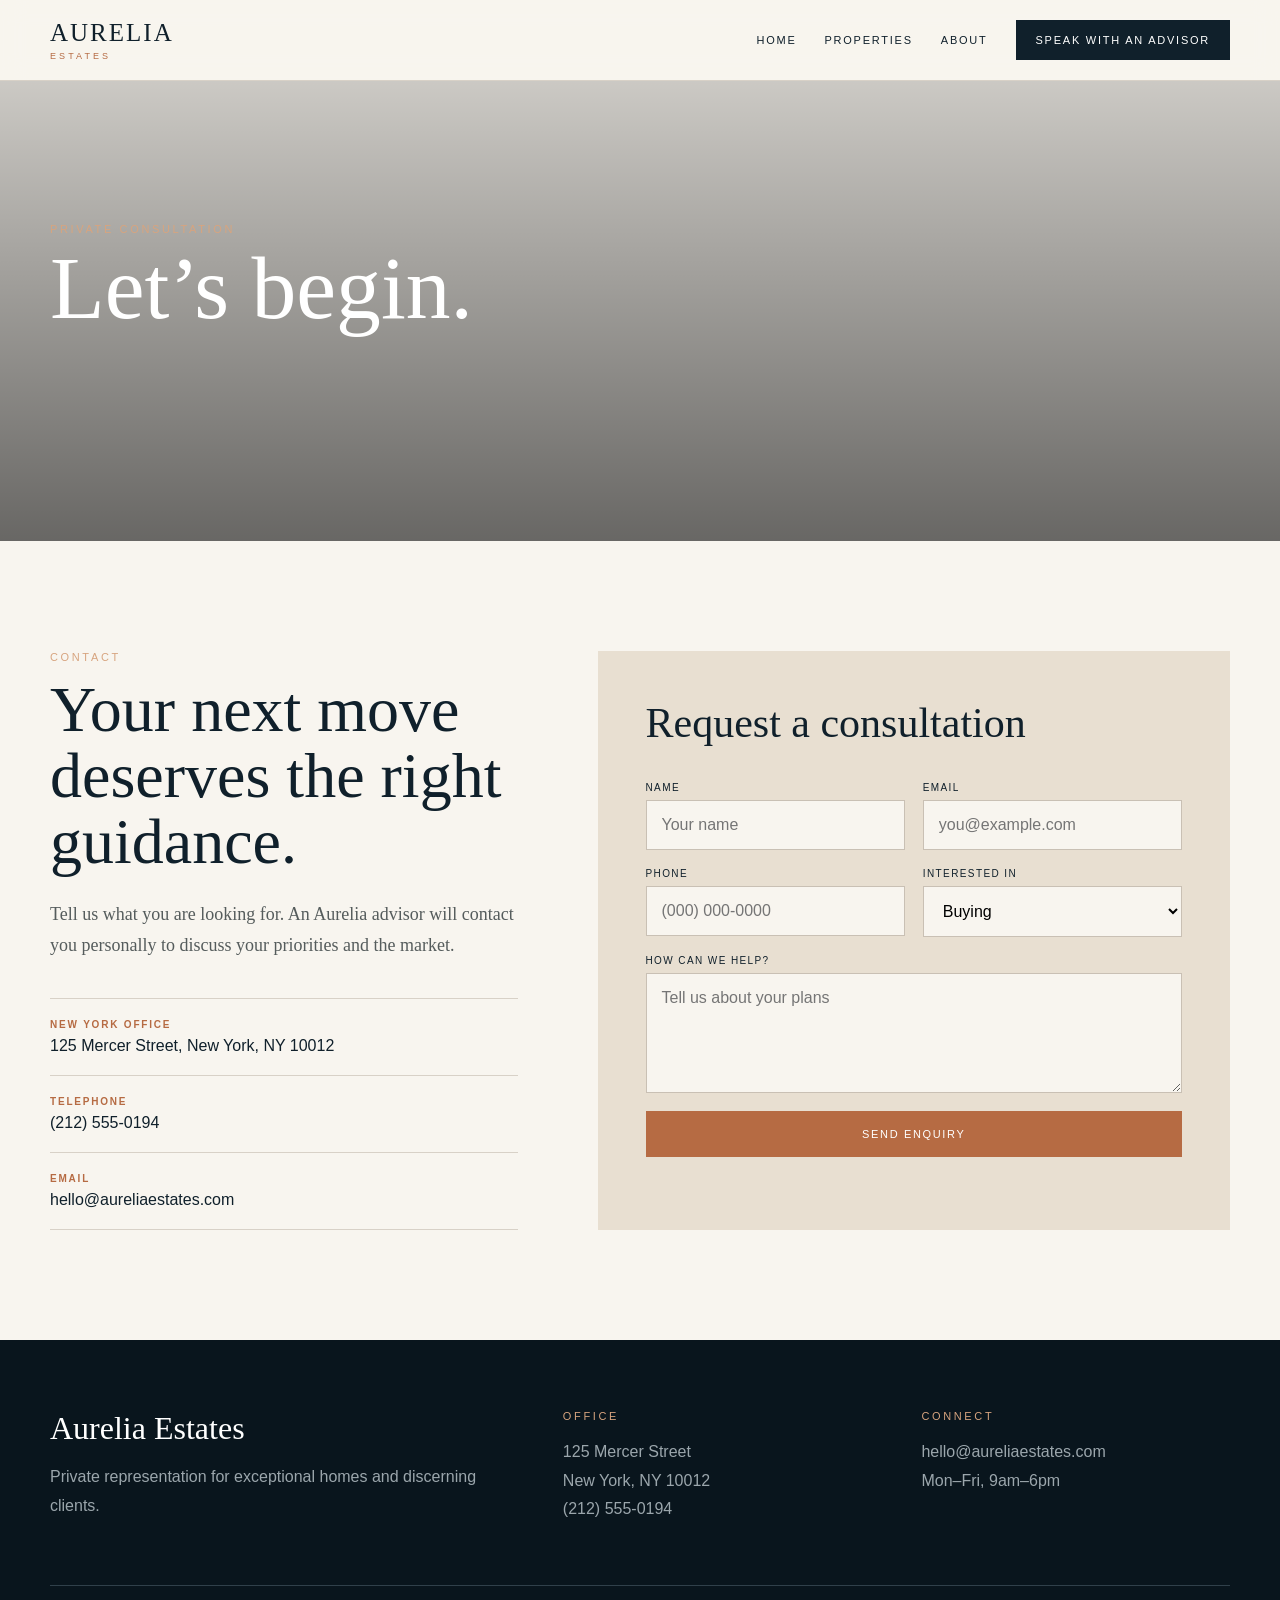
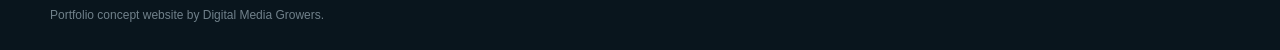
<file: contact.html>
<!doctype html><html lang="en"><head><meta charset="utf-8"><meta name="viewport" content="width=device-width,initial-scale=1"><title>Contact | Aurelia Estates</title><link rel="stylesheet" href="styles.css"></head><body><header class="top"><nav class="nav wrap"><a class="logo" href="index.html">AURELIA<small>ESTATES</small></a><button class="toggle">☰</button><div class="links"><a href="index.html">Home</a><a href="properties.html">Properties</a><a href="index.html#about">About</a><a class="cta" href="contact.html">Speak with an advisor</a></div></nav></header><main><section class="pagehero contact"><div class="wrap"><div class="eyebrow">Private consultation</div><h1>Let’s begin.</h1></div></section><section class="section"><div class="wrap contact-grid"><aside class="reveal"><div class="eyebrow">Contact</div><h2 class="display">Your next move deserves the right guidance.</h2><p class="copy">Tell us what you are looking for. An Aurelia advisor will contact you personally to discuss your priorities and the market.</p><div class="details"><div class="detail"><b>New York office</b>125 Mercer Street, New York, NY 10012</div><div class="detail"><b>Telephone</b>(212) 555-0194</div><div class="detail"><b>Email</b>hello@aureliaestates.com</div></div></aside><form class="form reveal"><h2>Request a consultation</h2><div class="fields"><div class="field"><label>Name</label><input required placeholder="Your name"></div><div class="field"><label>Email</label><input type="email" required placeholder="you@example.com"></div><div class="field"><label>Phone</label><input placeholder="(000) 000-0000"></div><div class="field"><label>Interested in</label><select><option>Buying</option><option>Selling</option><option>Private rental</option><option>Property valuation</option></select></div><div class="field full"><label>How can we help?</label><textarea placeholder="Tell us about your plans"></textarea></div><button class="btn fill full">Send enquiry</button></div><div class="success">Thank you. An advisor will contact you shortly.</div></form></div></section></main><footer class="footer"><div class="wrap"><div class="foot"><div><h3>Aurelia Estates</h3><p>Private representation for exceptional homes and discerning clients.</p></div><div><div class="eyebrow">Office</div><p>125 Mercer Street<br>New York, NY 10012<br>(212) 555-0194</p></div><div><div class="eyebrow">Connect</div><p>hello@aureliaestates.com<br>Mon–Fri, 9am–6pm</p></div></div><div class="bottom">Portfolio concept website by Digital Media Growers.</div></div></footer><script src="app.js"></script></body></html>
</file>
<file: styles.css>
:root{--navy:#10202b;--sand:#e8dfd1;--ivory:#f8f5ef;--copper:#b66b43;--muted:#6f746f;--serif:Georgia,'Times New Roman',serif;--sans:Arial,Helvetica,sans-serif}*{box-sizing:border-box}html{scroll-behavior:smooth}body{margin:0;background:var(--ivory);color:var(--navy);font-family:var(--sans)}a{text-decoration:none;color:inherit}img{display:block;width:100%;object-fit:cover}.wrap{width:min(1180px,calc(100% - 42px));margin:auto}.top{position:sticky;top:0;z-index:20;background:rgba(248,245,239,.94);backdrop-filter:blur(12px);border-bottom:1px solid #d8d1c7}.nav{height:80px;display:flex;align-items:center;justify-content:space-between}.logo{font-family:var(--serif);font-size:25px;letter-spacing:.08em}.logo small{display:block;font:9px var(--sans);letter-spacing:.34em;color:var(--copper);margin-top:4px}.links{display:flex;gap:28px;align-items:center;text-transform:uppercase;font-size:11px;letter-spacing:.16em}.links a.active,.links a:hover{color:var(--copper)}.cta{background:var(--navy);color:white!important;padding:14px 20px}.toggle{display:none;border:0;background:none;font-size:25px}.hero{min-height:720px;display:flex;align-items:center;color:white;background:linear-gradient(90deg,rgba(7,18,25,.86),rgba(7,18,25,.28)),url('https://images.unsplash.com/photo-1600566753086-00f18fb6b3ea?auto=format&fit=crop&w=2000&q=88') center/cover}.eyebrow{text-transform:uppercase;letter-spacing:.24em;font-size:11px;color:#d7a47f}.hero h1,.pagehero h1{font:400 clamp(58px,8vw,112px)/.92 var(--serif);margin:18px 0 28px;max-width:850px}.hero p{font:19px/1.7 var(--serif);max-width:500px;color:#e4e2dd}.actions{display:flex;gap:14px;margin-top:34px}.btn{display:inline-flex;justify-content:center;padding:16px 24px;border:1px solid currentColor;text-transform:uppercase;letter-spacing:.15em;font-size:11px}.fill{background:var(--copper);border-color:var(--copper);color:white}.section{padding:110px 0}.intro{display:grid;grid-template-columns:.85fr 1.15fr;gap:75px;align-items:center}.display{font:400 clamp(44px,5vw,70px)/1.03 var(--serif);margin:14px 0 24px}.copy{font:18px/1.75 var(--serif);color:#555c5c}.mosaic{display:grid;grid-template-columns:1.1fr .9fr;gap:14px}.mosaic img:first-child{height:560px}.mosaic img:last-child{height:440px;margin-top:70px}.dark{background:var(--navy);color:white}.cards{display:grid;grid-template-columns:repeat(3,1fr);gap:24px}.property{background:white;color:var(--navy)}.property img{height:270px}.property-body{padding:25px}.property h3{font:400 28px var(--serif);margin:0 0 8px}.property p{color:#737675;line-height:1.6}.price{color:var(--copper);font-family:var(--serif);font-size:22px}.stats{display:grid;grid-template-columns:repeat(4,1fr);gap:28px;text-align:center}.stat strong{display:block;font:50px var(--serif);color:#d7a47f}.stat span{text-transform:uppercase;font-size:10px;letter-spacing:.17em;color:#bcc4c8}.pagehero{height:460px;display:flex;align-items:end;padding-bottom:58px;color:white;background-position:center;background-size:cover}.pagehero.properties{background-image:linear-gradient(rgba(0,0,0,.2),rgba(0,0,0,.55)),url('https://images.unsplash.com/photo-1600585154340-be6161a56a0c?auto=format&fit=crop&w=2000&q=88')}.pagehero.contact{background-image:linear-gradient(rgba(0,0,0,.18),rgba(0,0,0,.58)),url('https://images.unsplash.com/photo-1600607687939-ce8a6c25118c?auto=format&fit=crop&w=2000&q=88')}.pagehero h1{font-size:clamp(56px,7vw,90px);margin:12px 0}.listing-grid{display:grid;grid-template-columns:repeat(2,1fr);gap:35px}.listing{background:white}.listing img{height:380px}.listing .property-body{padding:30px}.tag{display:inline-block;background:var(--sand);padding:7px 10px;text-transform:uppercase;letter-spacing:.13em;font-size:9px;margin-bottom:18px}.contact-grid{display:grid;grid-template-columns:.85fr 1.15fr;gap:80px}.details{border-top:1px solid #d8d1c7;margin-top:36px}.detail{padding:20px 0;border-bottom:1px solid #d8d1c7}.detail b{display:block;text-transform:uppercase;color:var(--copper);font-size:10px;letter-spacing:.18em;margin-bottom:7px}.form{background:var(--sand);padding:48px}.form h2{font:400 42px var(--serif);margin-top:0}.fields{display:grid;grid-template-columns:1fr 1fr;gap:18px}.field{display:flex;flex-direction:column;gap:7px}.full{grid-column:1/-1}label{text-transform:uppercase;font-size:10px;letter-spacing:.14em}input,select,textarea{padding:15px;border:1px solid #c9c0b4;background:var(--ivory);font:inherit}textarea{min-height:120px}.success{display:none;background:#dce7d9;padding:15px;margin-top:18px}.footer{background:#09151d;color:white;padding:70px 0 28px}.foot{display:grid;grid-template-columns:1.5fr 1fr 1fr;gap:50px}.footer h3{font:32px var(--serif);margin:0}.footer p{color:#9ba6ac;line-height:1.8}.bottom{border-top:1px solid #30404a;margin-top:45px;padding-top:22px;color:#70808a;font-size:12px}.reveal{opacity:0;transform:translateY(18px);transition:.7s}.reveal.on{opacity:1;transform:none}@media(max-width:800px){.toggle{display:block}.links{display:none;position:fixed;top:80px;left:0;right:0;background:var(--ivory);padding:24px;flex-direction:column}.links.open{display:flex}.intro,.contact-grid{grid-template-columns:1fr}.cards,.stats,.listing-grid,.foot{grid-template-columns:1fr}.mosaic img:first-child{height:430px}.mosaic img:last-child{height:330px}.hero{min-height:650px}.section{padding:75px 0}.form{padding:30px 22px}.fields{grid-template-columns:1fr}.full{grid-column:auto}}
</file>
